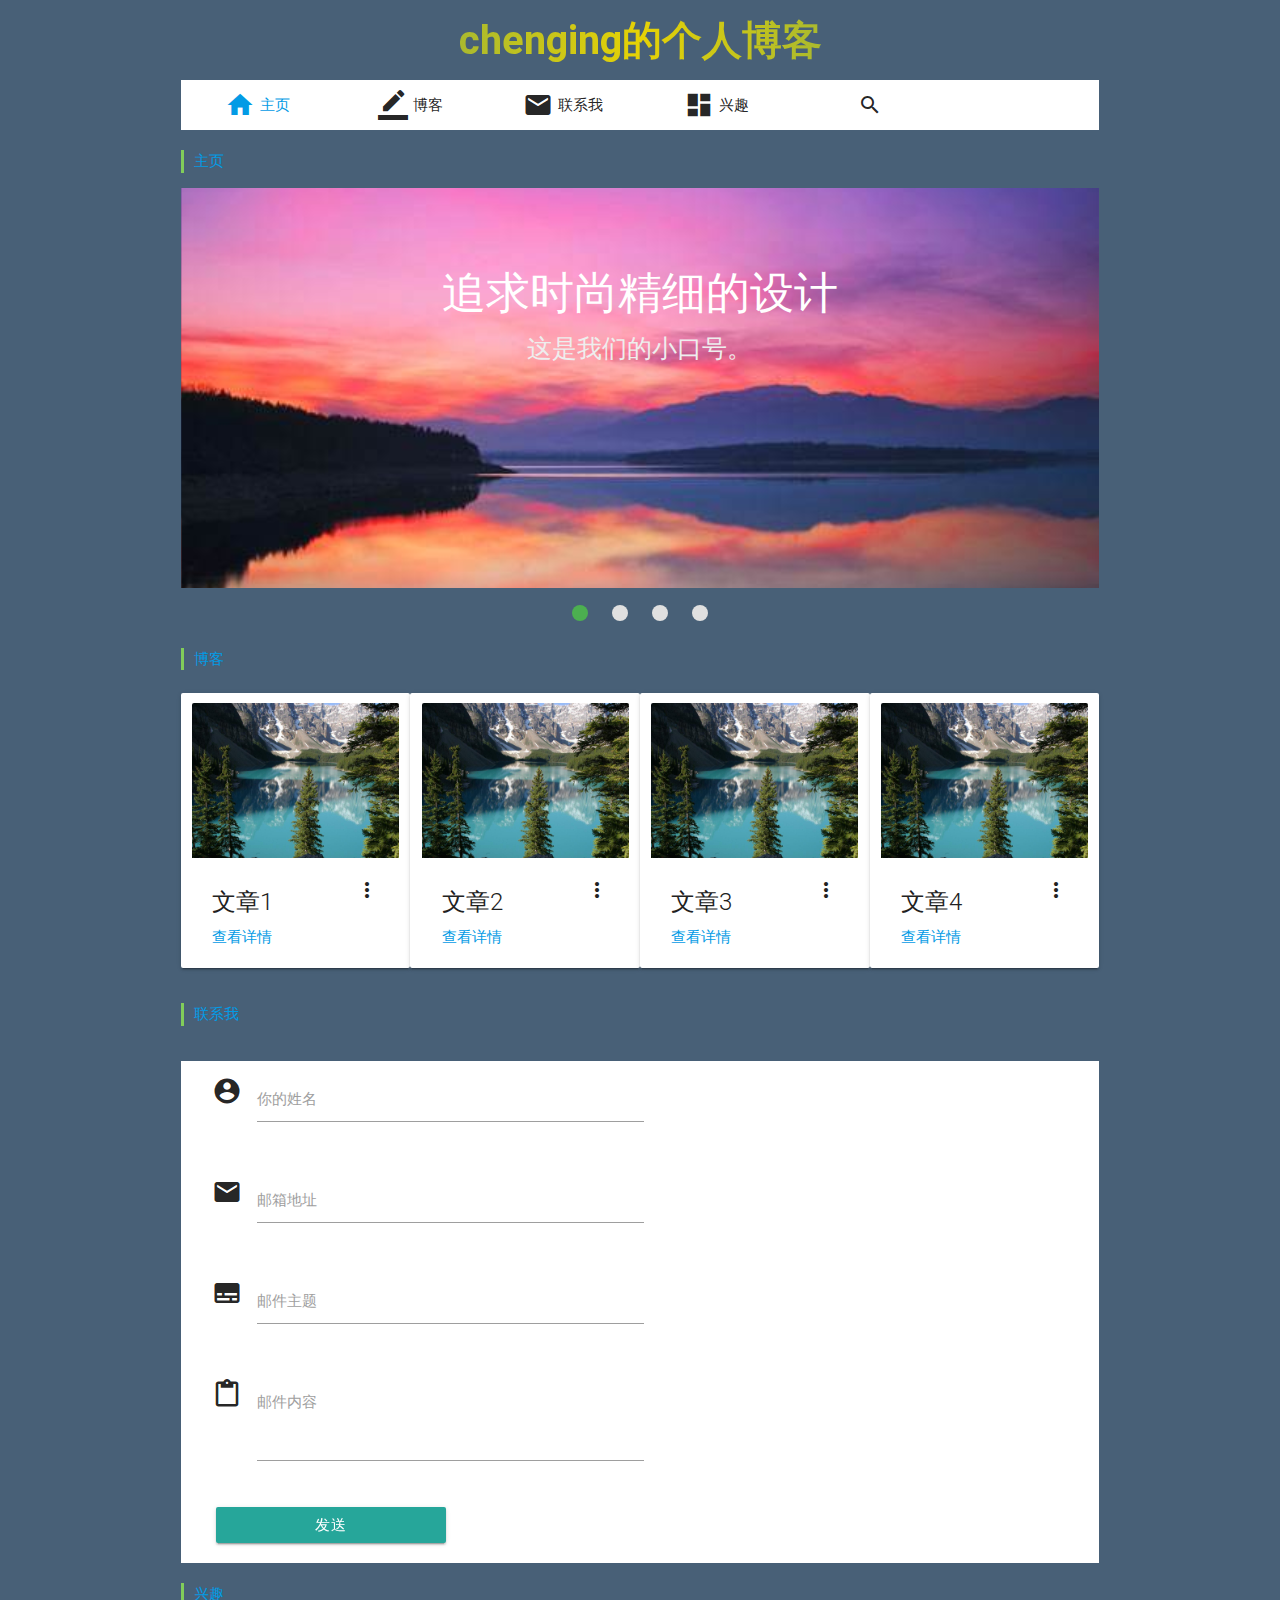
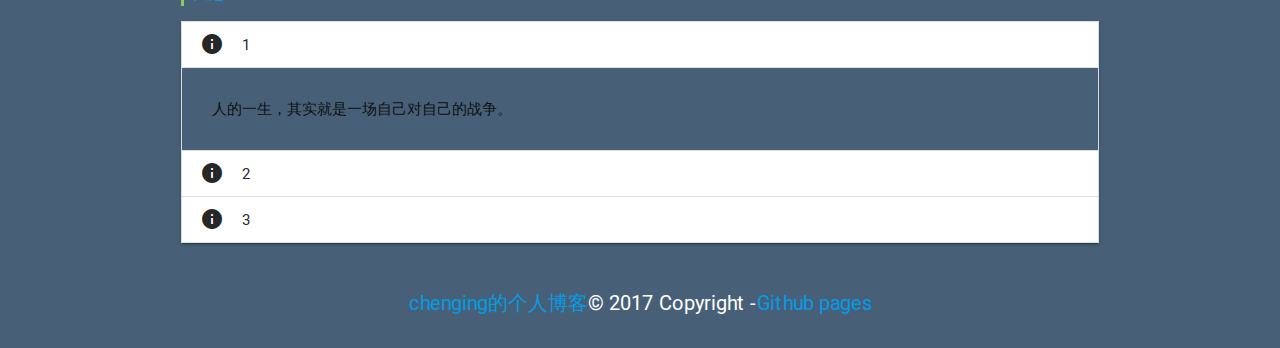
<file: index.html>
<!DOCTYPE html>
<html lang="en">

<head>
    <meta charset="UTF-8">
    <meta name="viewport" content="width=device-width, initial-scale=1.0">
    <meta http-equiv="X-UA-Compatible" content="ie=edge">
    <title>chenging的个人博客</title>
    <link rel="stylesheet" href="./resources/css/materialize.min.css">
    <link rel="stylesheet" href="./css/style.css">
    <link href="https://fonts.googleapis.com/icon?family=Material+Icons" rel="stylesheet">
    <script type="text/javascript" src="https://code.jquery.com/jquery-2.1.1.min.js"></script>
</head>

<body>
    <div class="frame">
        <div class="masked">chenging的个人博客</div>
        <div class="container">
            <div class="row head-nav">
                <div class="col s2 nav cur-nav"><i class="material-icons icon cur-icon">home</i>主页</div>
                <div class="col s2 nav"><i class="material-icons icon">border_color</i>博客</div>
                <div class="col s2 nav"><i class="material-icons icon">email</i>联系我</div>
                <div class="col s2 nav"><i class="material-icons icon">dashboard</i>兴趣</div>
                <div class="col s2 nav"><i class="material-icons">search</i></div>
            </div>
            <div class="row">
                <p class="index-label"><a href="#">主页</a></p>
                <div class="slider">
                    <ul class="slides">
                        <li>
                            <img src="./image/timg.jpg">
                            <!-- random image -->
                            <div class="caption center-align">
                                <h3>追求时尚精细的设计</h3>
                                <h5 class="light grey-text text-lighten-3">这是我们的小口号。</h5>
                            </div>
                        </li>
                        <li>
                            <img src="./image/scenery.jpg">
                            <!-- random image -->
                            <div class="caption center-align">
                                <h3>追求简洁优雅的代码</h3>
                                <h5 class="light grey-text text-lighten-3">这是我们的小口号。</h5>
                            </div>
                        </li>
                        <li>
                            <img src="./image/scenery1.jpg">
                            <!-- random image -->
                            <div class="caption center-align">
                                <h3>追求快捷流畅的体验</h3>
                                <h5 class="light grey-text text-lighten-3">这是我们的小口号。</h5>
                            </div>
                        </li>
                        <li>
                            <img src="./image/scenery2.jpg">
                            <!-- random image -->
                            <div class="caption center-align">
                                <h3>追求....</h3>
                                <h5 class="light grey-text text-lighten-3">这是我们的小口号。</h5>
                            </div>
                        </li>
                    </ul>
                </div>
            </div>
            <div class="row">
                <p class="index-label"><a href="#">博客</a></p>
                <div class="card col s3">
                    <div class="card-image waves-effect waves-block waves-light">
                        <img class="activator" src="./image/sample-1.jpg">
                    </div>
                    <div class="card-content">
                        <span class="card-title activator grey-text text-darken-4">文章1<i class="material-icons right">more_vert</i></span>
                        <p><a href="#">查看详情</a></p>
                    </div>
                    <div class="card-reveal">
                        <span class="card-title grey-text text-darken-4">文章1<i class="material-icons right">close</i></span>
                        <p>使用vue框架</p>
                    </div>
                </div>
                <div class="card col s3">
                    <div class="card-image waves-effect waves-block waves-light">
                        <img class="activator" src="./image/sample-1.jpg">
                    </div>
                    <div class="card-content">
                        <span class="card-title activator grey-text text-darken-4">文章2<i class="material-icons right">more_vert</i></span>
                        <p><a href="#">查看详情</a></p>
                    </div>
                    <div class="card-reveal">
                        <span class="card-title grey-text text-darken-4">文章2<i class="material-icons right">close</i></span>
                        <p>使用react框架</p>
                    </div>
                </div>
                <div class="card col s3">
                    <div class="card-image waves-effect waves-block waves-light">
                        <img class="activator" src="./image/sample-1.jpg">
                    </div>
                    <div class="card-content">
                        <span class="card-title activator grey-text text-darken-4">文章3<i class="material-icons right">more_vert</i></span>
                        <p><a href="#">查看详情</a></p>
                    </div>
                    <div class="card-reveal">
                        <span class="card-title grey-text text-darken-4">文章3<i class="material-icons right">close</i></span>
                        <p>使用angular框架</p>
                    </div>
                </div>
                <div class="card col s3">
                    <div class="card-image waves-effect waves-block waves-light">
                        <img class="activator" src="./image/sample-1.jpg">
                    </div>
                    <div class="card-content">
                        <span class="card-title activator grey-text text-darken-4">文章4<i class="material-icons right">more_vert</i></span>
                        <p><a href="#">查看详情</a></p>
                    </div>
                    <div class="card-reveal">
                        <span class="card-title grey-text text-darken-4">文章4<i class="material-icons right">close</i></span>
                        <p>使用marterial框架</p>
                    </div>
                </div>
            </div>
            <div class="row">
                <p class="index-label"><a href="#">联系我</a></p>
            </div>
            <form class="row contact">
                <div class="row input-box">
                    <div class="input-field col s6">
                        <i class="material-icons prefix">account_circle</i>
                        <input id="icon_prefix" type="text" class="validate">
                        <label for="icon_prefix" data-error="wrong" data-success="right">你的姓名</label>
                    </div>
                </div>
                <div class="row input-box">
                    <div class="input-field col s6">
                        <i class="material-icons prefix">email</i>
                        <input id="email" type="email" class="validate">
                        <label for="email" data-error="wrong" data-success="right">邮箱地址</label>
                    </div>
                </div>
                <div class="row input-box">
                    <div class="input-field col s6">
                        <i class="material-icons prefix">subtitles</i>
                        <input id="theme" type="text" class="validate">
                        <label for="theme" data-error="wrong" data-success="right">邮件主题</label>
                    </div>
                </div>
                <div class="row input-box">
                    <div class="input-field col s6">
                        <i class="material-icons prefix">content_paste</i>
                        <textarea id="textarea1" class="materialize-textarea"></textarea>
                        <label for="textarea1">邮件内容</label>
                    </div>
                </div>
                <button class="btn waves-effect waves-light col s3 submit-btn" type="submit" name="action">
                    发送
                </button>
            </form>
            <div class="row">
                <p class="index-label"><a href="#">兴趣</a></p>
                <ul class="collapsible" data-collapsible="accordion">
                    <li>
                        <div class="collapsible-header active"><i class="material-icons">info</i>1</div>
                        <div class="collapsible-body">
                            <p>人的一生，其实就是一场自己对自己的战争。</p>
                        </div>
                    </li>
                    <li>
                        <div class="collapsible-header"><i class="material-icons">info</i>2</div>
                        <div class="collapsible-body">
                            <p>人的一生，其实就是一场自己对自己的战争。</p>
                        </div>
                    </li>
                    <li>
                        <div class="collapsible-header"><i class="material-icons">info</i>3</div>
                        <div class="collapsible-body">
                            <p>人的一生，其实就是一场自己对自己的战争。</p>
                        </div>
                    </li>
                </ul>
            </div>
        </div>
        <div class="row">
            <footer>
                <a href="https://chenging.github.io/personal/index.html">chenging的个人博客</a> © 2017 Copyright - <a href="https://github.com/">Github pages</a>
            </footer>
        </div>
    </div>
</body>
<script src="./resources/js/materialize.js"></script>
<script>
    $(document).ready(function () {
        $('.slider').slider({ full_width: true });
        $('.collapsible').collapsible();
    });

</script>

</html>
</file>
<file: css/style.css>
.frame {
    margin: 0;
    padding: 0;
    overflow: hidden;
   background-color: #486077;
}

@media all and (-webkit-min-device-pixel-ratio:0) and (min-resolution: .001dpcm) {
    .masked {
        background-image: -webkit-linear-gradient(left, #147B96, #E6D205 25%, #147B96 50%, #E6D205 75%, #147B96);
        -webkit-text-fill-color: transparent;
        -webkit-background-clip: text;
        -webkit-background-size: 200% 100%;
        -webkit-animation: masked-animation 4s infinite linear;
        width: 100%;
        height: 80px;
        display: flex;
        align-items: center;
        justify-content: center;
        font-size: 40px;
        font-weight: bolder;
    }
}

@-webkit-keyframes masked-animation {
    0% {
        background-position: 0 0;
    }
    100% {
        background-position: -100% 0;
    }
}

.content {
    border: 1px solid red;
    height: 500px;
}

.head-nav {
    background: #fff;
}

.nav {
    height: 50px;
    display: flex;
    align-items: center;
    justify-content: center;
    /*border-bottom: 1px solid red;*/
    font-size: 15px;
    cursor: pointer;
    /*border-right: 1px solid #486077;*/
    overflow: hidden;
}
.nav:hover{
    color: #039be5;
}
.cur-nav{
     color: #039be5;
}
.icon {
    font-size: 30px !important;
    padding-right: 5px;
}
.cur-icon{
     color: #039be5;
}
.icon:hover{
    color: #039be5;
}
.activator{
    margin-top:10px;
}
.contact{
    height: auto;
    background: #fff;
}
.index-label{
    border-left: 3px solid #81cd5a;
    text-indent: 10px;
}
.input-box{
    margin-left: 20px !important;
}
.submit-btn{
    margin:0 0 20px 35px !important;
    
}
footer{
    height: 50px;
    display: flex;
    align-items: center;
    justify-content: center;
    font-size: 20px;
    color: #fff;
}
</file>
